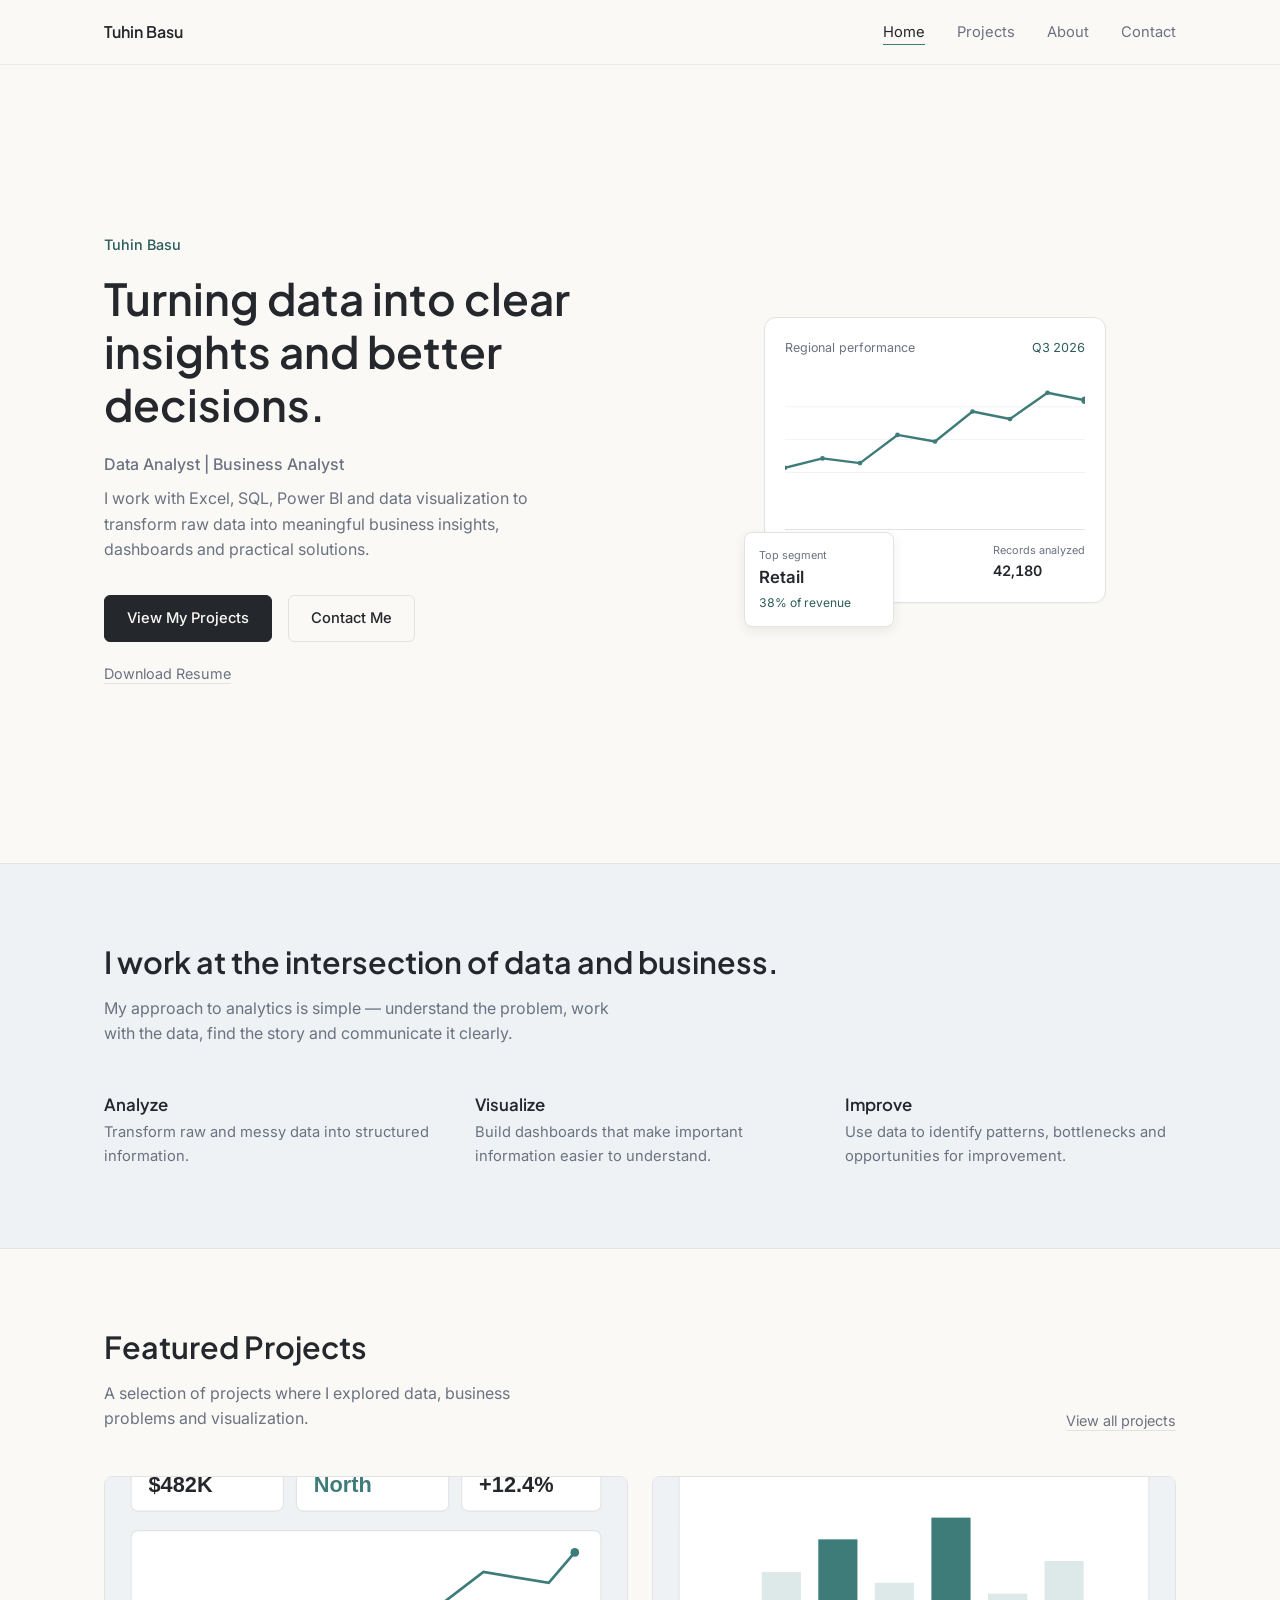
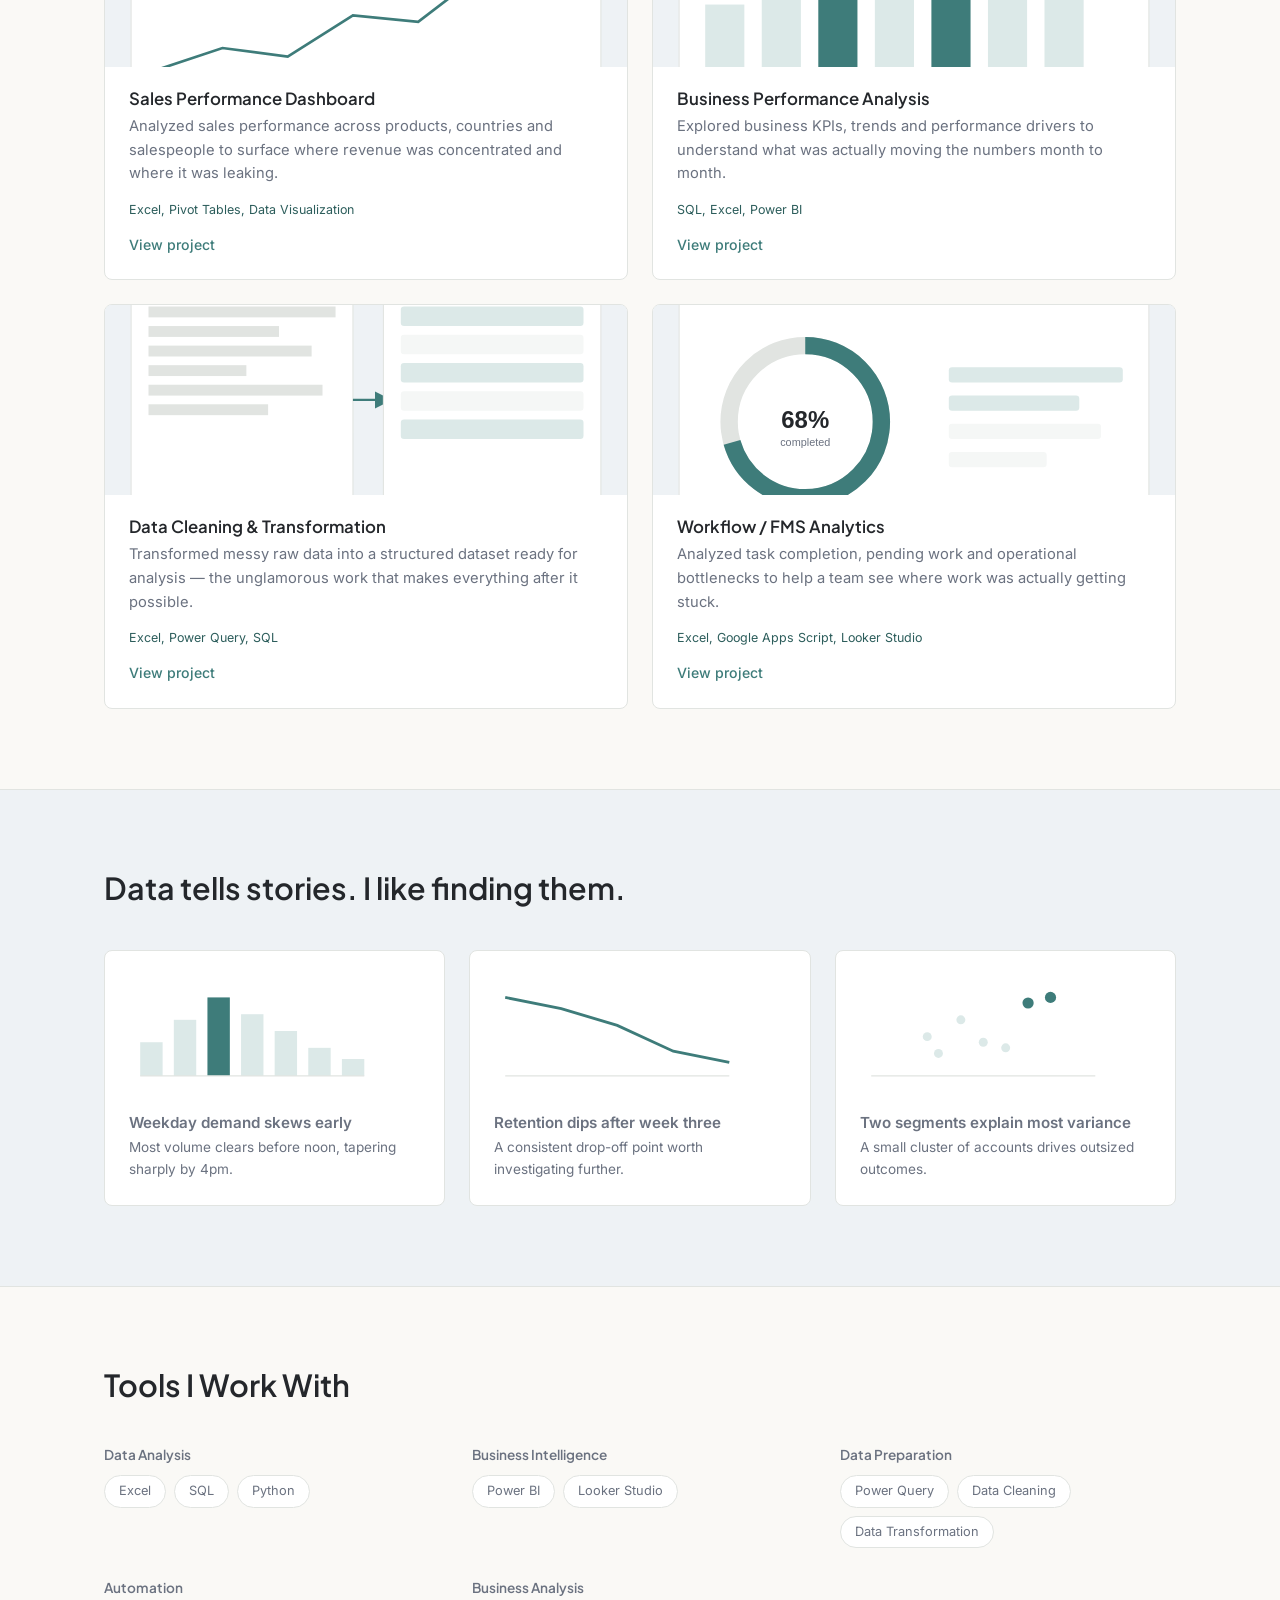
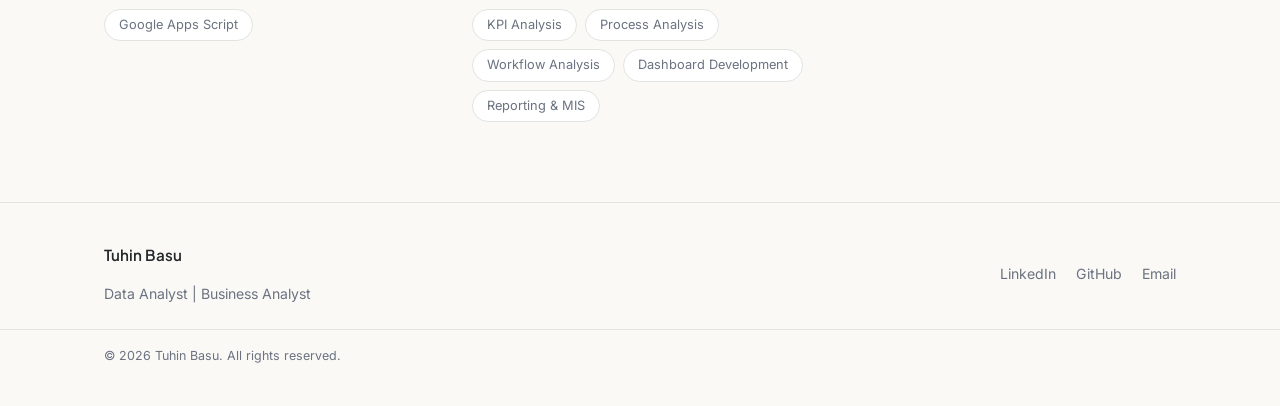
<file: index.html>
<!DOCTYPE html>
<html lang="en">
<head>
<meta charset="UTF-8">
<meta name="viewport" content="width=device-width, initial-scale=1.0">
<title>Tuhin Basu — Data Analyst | Business Analyst</title>
<meta name="description" content="Portfolio of Tuhin Basu, a data and business analyst working with Excel, SQL, Power BI and data visualization.">
<link rel="icon" href="data:image/svg+xml,<svg xmlns=%22http://www.w3.org/2000/svg%22 viewBox=%220 0 100 100%22><text y=%22.9em%22 font-size=%2290%22>📊</text></svg>">
<link rel="stylesheet" href="css/style.css">
</head>
<body>

<header class="site-header">
  <div class="wrap">
    <a class="brand" href="index.html">Tuhin Basu</a>
    <button class="nav-toggle" aria-label="Toggle navigation" aria-expanded="false">
      <span></span><span></span>
    </button>
    <nav class="primary-nav">
      <ul>
        <li><a href="index.html" aria-current="page">Home</a></li>
        <li><a href="projects.html">Projects</a></li>
        <li><a href="about.html">About</a></li>
        <li><a href="contact.html">Contact</a></li>
      </ul>
    </nav>
  </div>
</header>

<section class="hero">
  <div class="wrap">
    <div>
      <p class="hero-eyebrow">Tuhin Basu</p>
      <h1>Turning data into clear insights and better decisions.</h1>
      <p class="hero-role">Data Analyst | Business Analyst</p>
      <p class="hero-lede">I work with Excel, SQL, Power BI and data visualization to transform raw data into meaningful business insights, dashboards and practical solutions.</p>
      <div class="btn-row">
        <a class="btn primary" href="projects.html">View My Projects</a>
        <a class="btn" href="contact.html">Contact Me</a>
      </div>
      <a href="resume.pdf" class="text-link" style="display:inline-block; margin-top:20px;">Download Resume</a>
    </div>

    <div class="hero-visual">
      <div class="dash-panel">
        <div class="dash-head">
          <span>Regional performance</span>
          <span class="value tabular">Q3 2026</span>
        </div>
        <svg viewBox="0 0 320 140" style="width:100%;">
          <line x1="0" y1="35" x2="320" y2="35" stroke="#EEF2F5" stroke-width="1"/>
          <line x1="0" y1="70" x2="320" y2="70" stroke="#EEF2F5" stroke-width="1"/>
          <line x1="0" y1="105" x2="320" y2="105" stroke="#EEF2F5" stroke-width="1"/>
          <polyline points="0,100 40,90 80,95 120,65 160,72 200,40 240,48 280,20 320,28" fill="none" stroke="#3E7C7A" stroke-width="2.5" stroke-linecap="round" stroke-linejoin="round"/>
          <circle cx="0" cy="100" r="2.5" fill="#3E7C7A"/>
          <circle cx="40" cy="90" r="2.5" fill="#3E7C7A"/>
          <circle cx="80" cy="95" r="2.5" fill="#3E7C7A"/>
          <circle cx="120" cy="65" r="2.5" fill="#3E7C7A"/>
          <circle cx="160" cy="72" r="2.5" fill="#3E7C7A"/>
          <circle cx="200" cy="40" r="2.5" fill="#3E7C7A"/>
          <circle cx="240" cy="48" r="2.5" fill="#3E7C7A"/>
          <circle cx="280" cy="20" r="2.5" fill="#3E7C7A"/>
          <circle cx="320" cy="28" r="4" fill="#3E7C7A"/>
        </svg>
        <div class="dash-foot">
          <div><div class="label">Avg. growth</div><div class="value tabular">+8.6%</div></div>
          <div><div class="label">Records analyzed</div><div class="value tabular">42,180</div></div>
        </div>
      </div>
      <div class="kpi-float">
        <div class="label">Top segment</div>
        <div class="value">Retail</div>
        <div class="note tabular">38% of revenue</div>
      </div>
    </div>
  </div>
</section>

<section class="alt reveal">
  <div class="wrap">
    <h2>I work at the intersection of data and business.</h2>
    <p style="max-width:520px;">My approach to analytics is simple — understand the problem, work with the data, find the story and communicate it clearly.</p>
    <div class="feature-grid">
      <div class="feature">
        <h3>Analyze</h3>
        <p>Transform raw and messy data into structured information.</p>
      </div>
      <div class="feature">
        <h3>Visualize</h3>
        <p>Build dashboards that make important information easier to understand.</p>
      </div>
      <div class="feature">
        <h3>Improve</h3>
        <p>Use data to identify patterns, bottlenecks and opportunities for improvement.</p>
      </div>
    </div>
  </div>
</section>

<section>
  <div class="wrap">
    <div class="section-head">
      <div>
        <h2>Featured Projects</h2>
        <p>A selection of projects where I explored data, business problems and visualization.</p>
      </div>
      <a class="text-link" href="projects.html">View all projects</a>
    </div>
    <div class="project-grid" id="featured-projects"></div>
  </div>
</section>

<section class="alt">
  <div class="wrap">
    <h2 style="margin-bottom:44px;">Data tells stories. I like finding them.</h2>
    <div class="insight-grid">
      <div class="insight-card">
        <svg viewBox="0 0 260 100">
          <rect x="10" y="60" width="20" height="30" fill="#DCE9E8"/>
          <rect x="40" y="40" width="20" height="50" fill="#DCE9E8"/>
          <rect x="70" y="20" width="20" height="70" fill="#3E7C7A"/>
          <rect x="100" y="35" width="20" height="55" fill="#DCE9E8"/>
          <rect x="130" y="50" width="20" height="40" fill="#DCE9E8"/>
          <rect x="160" y="65" width="20" height="25" fill="#DCE9E8"/>
          <rect x="190" y="75" width="20" height="15" fill="#DCE9E8"/>
          <line x1="10" y1="90" x2="210" y2="90" stroke="#E1E4E1"/>
        </svg>
        <p class="label">Weekday demand skews early</p>
        <p class="note">Most volume clears before noon, tapering sharply by 4pm.</p>
      </div>
      <div class="insight-card">
        <svg viewBox="0 0 260 100">
          <polyline points="10,20 60,30 110,45 160,68 210,78" fill="none" stroke="#3E7C7A" stroke-width="2.5"/>
          <line x1="10" y1="90" x2="210" y2="90" stroke="#E1E4E1"/>
        </svg>
        <p class="label">Retention dips after week three</p>
        <p class="note">A consistent drop-off point worth investigating further.</p>
      </div>
      <div class="insight-card">
        <svg viewBox="0 0 260 100">
          <circle cx="60" cy="55" r="4" fill="#DCE9E8"/>
          <circle cx="90" cy="40" r="4" fill="#DCE9E8"/>
          <circle cx="110" cy="60" r="4" fill="#DCE9E8"/>
          <circle cx="150" cy="25" r="5" fill="#3E7C7A"/>
          <circle cx="170" cy="20" r="5" fill="#3E7C7A"/>
          <circle cx="70" cy="70" r="4" fill="#DCE9E8"/>
          <circle cx="130" cy="65" r="4" fill="#DCE9E8"/>
          <line x1="10" y1="90" x2="210" y2="90" stroke="#E1E4E1"/>
        </svg>
        <p class="label">Two segments explain most variance</p>
        <p class="note">A small cluster of accounts drives outsized outcomes.</p>
      </div>
    </div>
  </div>
</section>

<section class="reveal">
  <div class="wrap">
    <h2 style="margin-bottom:44px;">Tools I Work With</h2>
    <div class="skills-grid">
      <div class="skill-group">
        <h3>Data Analysis</h3>
        <div class="chip-row">
          <span class="chip">Excel</span><span class="chip">SQL</span><span class="chip">Python</span>
        </div>
      </div>
      <div class="skill-group">
        <h3>Business Intelligence</h3>
        <div class="chip-row">
          <span class="chip">Power BI</span><span class="chip">Looker Studio</span>
        </div>
      </div>
      <div class="skill-group">
        <h3>Data Preparation</h3>
        <div class="chip-row">
          <span class="chip">Power Query</span><span class="chip">Data Cleaning</span><span class="chip">Data Transformation</span>
        </div>
      </div>
      <div class="skill-group">
        <h3>Automation</h3>
        <div class="chip-row">
          <span class="chip">Google Apps Script</span>
        </div>
      </div>
      <div class="skill-group">
        <h3>Business Analysis</h3>
        <div class="chip-row">
          <span class="chip">KPI Analysis</span><span class="chip">Process Analysis</span><span class="chip">Workflow Analysis</span><span class="chip">Dashboard Development</span><span class="chip">Reporting & MIS</span>
        </div>
      </div>
    </div>
  </div>
</section>

<footer class="site-footer">
  <div class="wrap">
    <div>
      <p class="foot-name">Tuhin Basu</p>
      <p class="foot-role">Data Analyst | Business Analyst</p>
    </div>
    <div class="foot-links">
      <a href="https://linkedin.com/in/placeholder">LinkedIn</a>
      <a href="https://github.com/placeholder">GitHub</a>
      <a href="mailto:hello@example.com">Email</a>
    </div>
  </div>
  <div class="foot-bottom">
    <div class="wrap"><p>© 2026 Tuhin Basu. All rights reserved.</p></div>
  </div>
</footer>

<script src="js/data.js"></script>
<script src="js/cards.js"></script>
<script>
  document.getElementById('featured-projects').innerHTML =
    PROJECTS.map(renderProjectCard).join('')
</script>
<script src="js/main.js"></script>
</body>
</html>
</file>
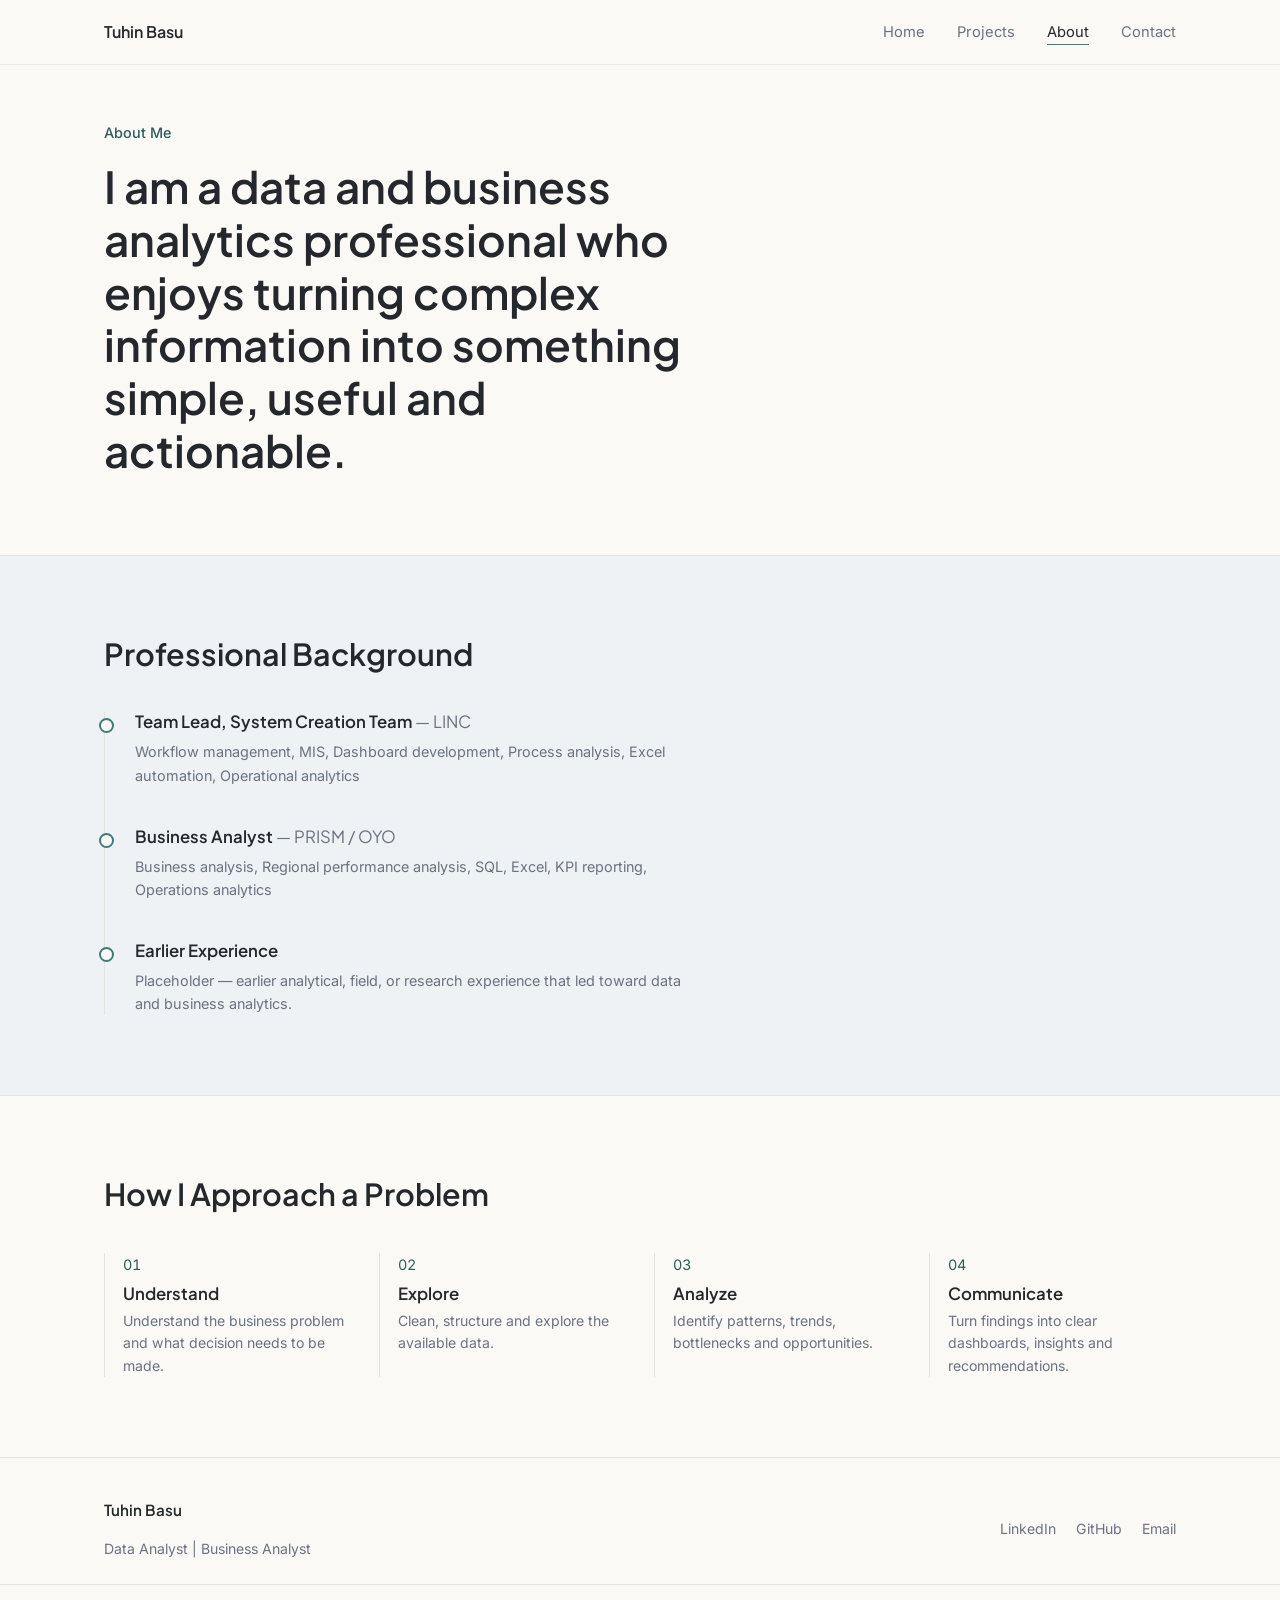
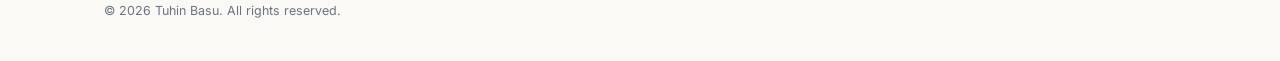
<file: about.html>
<!DOCTYPE html>
<html lang="en">
<head>
<meta charset="UTF-8">
<meta name="viewport" content="width=device-width, initial-scale=1.0">
<title>About — Tuhin Basu</title>
<meta name="description" content="Background and approach of Tuhin Basu, a data and business analytics professional.">
<link rel="icon" href="data:image/svg+xml,<svg xmlns=%22http://www.w3.org/2000/svg%22 viewBox=%220 0 100 100%22><text y=%22.9em%22 font-size=%2290%22>📊</text></svg>">
<link rel="stylesheet" href="css/style.css">
</head>
<body>

<header class="site-header">
  <div class="wrap">
    <a class="brand" href="index.html">Tuhin Basu</a>
    <button class="nav-toggle" aria-label="Toggle navigation" aria-expanded="false">
      <span></span><span></span>
    </button>
    <nav class="primary-nav">
      <ul>
        <li><a href="index.html">Home</a></li>
        <li><a href="projects.html">Projects</a></li>
        <li><a href="about.html" aria-current="page">About</a></li>
        <li><a href="contact.html">Contact</a></li>
      </ul>
    </nav>
  </div>
</header>

<section class="tight">
  <div class="wrap">
    <p class="hero-eyebrow">About Me</p>
    <h1 style="max-width:600px;">I am a data and business analytics professional who enjoys turning complex information into something simple, useful and actionable.</h1>
  </div>
</section>

<section class="alt">
  <div class="wrap">
    <h2 style="margin-bottom:40px;">Professional Background</h2>
    <div class="timeline">

      <div class="timeline-item">
        <h3>Team Lead, System Creation Team <span>— LINC</span></h3>
        <p class="focus">Workflow management, MIS, Dashboard development, Process analysis, Excel automation, Operational analytics</p>
      </div>

      <div class="timeline-item">
        <h3>Business Analyst <span>— PRISM / OYO</span></h3>
        <p class="focus">Business analysis, Regional performance analysis, SQL, Excel, KPI reporting, Operations analytics</p>
      </div>

      <div class="timeline-item">
        <h3>Earlier Experience</h3>
        <p class="focus">Placeholder — earlier analytical, field, or research experience that led toward data and business analytics.</p>
      </div>

    </div>
  </div>
</section>

<section>
  <div class="wrap">
    <h2 style="margin-bottom:40px;">How I Approach a Problem</h2>
    <div class="process-grid">
      <div class="process-step">
        <p class="num tabular">01</p>
        <h3>Understand</h3>
        <p>Understand the business problem and what decision needs to be made.</p>
      </div>
      <div class="process-step">
        <p class="num tabular">02</p>
        <h3>Explore</h3>
        <p>Clean, structure and explore the available data.</p>
      </div>
      <div class="process-step">
        <p class="num tabular">03</p>
        <h3>Analyze</h3>
        <p>Identify patterns, trends, bottlenecks and opportunities.</p>
      </div>
      <div class="process-step">
        <p class="num tabular">04</p>
        <h3>Communicate</h3>
        <p>Turn findings into clear dashboards, insights and recommendations.</p>
      </div>
    </div>
  </div>
</section>

<footer class="site-footer">
  <div class="wrap">
    <div>
      <p class="foot-name">Tuhin Basu</p>
      <p class="foot-role">Data Analyst | Business Analyst</p>
    </div>
    <div class="foot-links">
      <a href="https://linkedin.com/in/placeholder">LinkedIn</a>
      <a href="https://github.com/placeholder">GitHub</a>
      <a href="mailto:hello@example.com">Email</a>
    </div>
  </div>
  <div class="foot-bottom">
    <div class="wrap"><p>© 2026 Tuhin Basu. All rights reserved.</p></div>
  </div>
</footer>

<script src="js/main.js"></script>
</body>
</html>
</file>
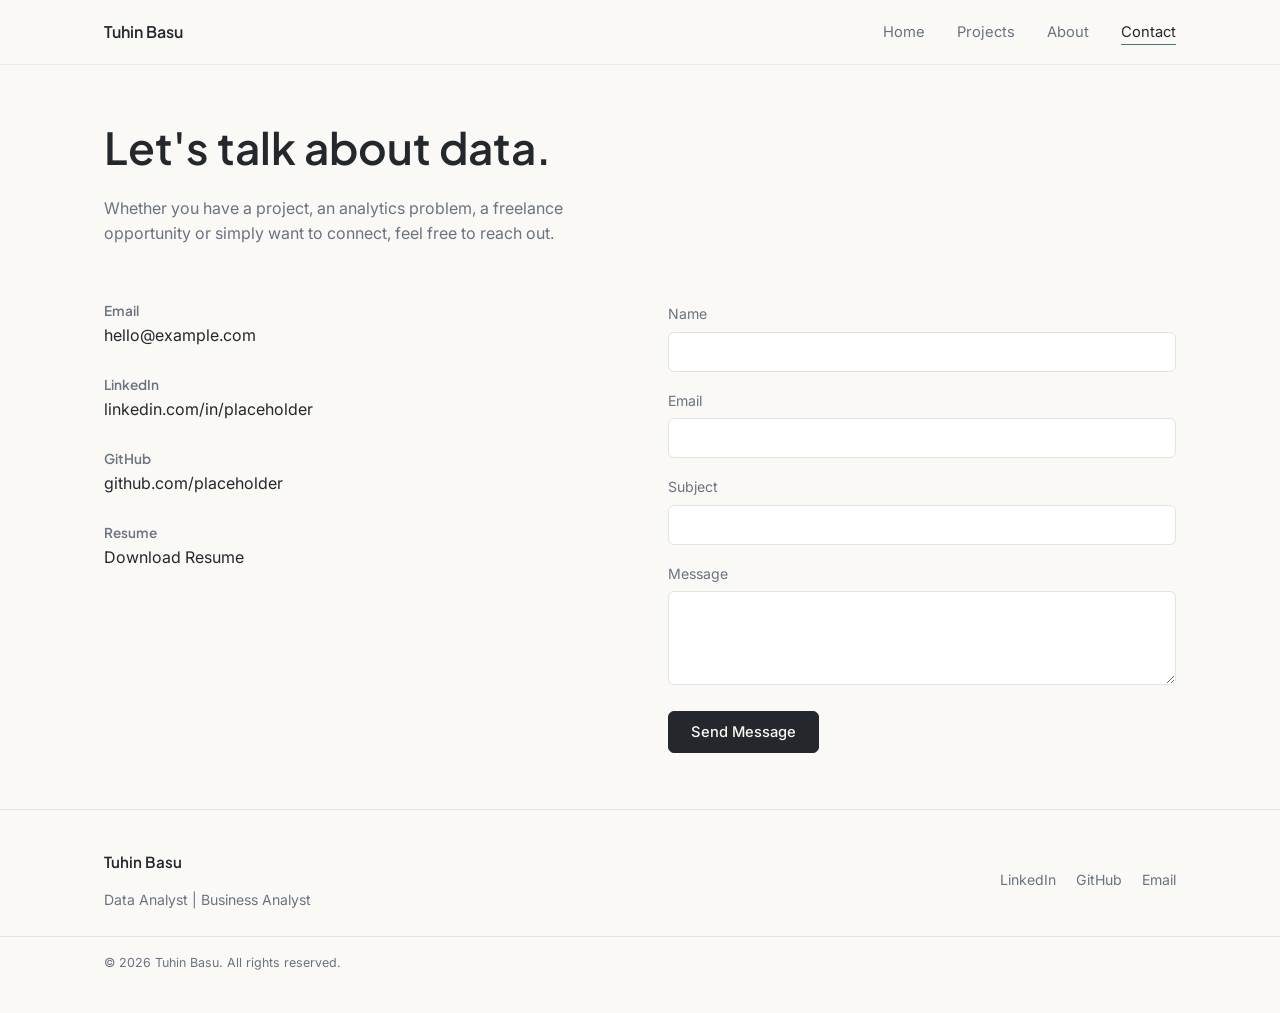
<file: contact.html>
<!DOCTYPE html>
<html lang="en">
<head>
<meta charset="UTF-8">
<meta name="viewport" content="width=device-width, initial-scale=1.0">
<title>Contact — Tuhin Basu</title>
<meta name="description" content="Get in touch with Tuhin Basu for data and business analytics projects.">
<link rel="icon" href="data:image/svg+xml,<svg xmlns=%22http://www.w3.org/2000/svg%22 viewBox=%220 0 100 100%22><text y=%22.9em%22 font-size=%2290%22>📊</text></svg>">
<link rel="stylesheet" href="css/style.css">
</head>
<body>

<header class="site-header">
  <div class="wrap">
    <a class="brand" href="index.html">Tuhin Basu</a>
    <button class="nav-toggle" aria-label="Toggle navigation" aria-expanded="false">
      <span></span><span></span>
    </button>
    <nav class="primary-nav">
      <ul>
        <li><a href="index.html">Home</a></li>
        <li><a href="projects.html">Projects</a></li>
        <li><a href="about.html">About</a></li>
        <li><a href="contact.html" aria-current="page">Contact</a></li>
      </ul>
    </nav>
  </div>
</header>

<section class="tight">
  <div class="wrap">
    <div style="max-width:520px; margin-bottom:56px;">
      <h1>Let's talk about data.</h1>
      <p>Whether you have a project, an analytics problem, a freelance opportunity or simply want to connect, feel free to reach out.</p>
    </div>

    <div class="contact-grid">
      <div>
        <div class="contact-item">
          <h3>Email</h3>
          <a href="mailto:hello@example.com">hello@example.com</a>
        </div>
        <div class="contact-item">
          <h3>LinkedIn</h3>
          <a href="https://linkedin.com/in/placeholder">linkedin.com/in/placeholder</a>
        </div>
        <div class="contact-item">
          <h3>GitHub</h3>
          <a href="https://github.com/placeholder">github.com/placeholder</a>
        </div>
        <div class="contact-item">
          <h3>Resume</h3>
          <a href="resume.pdf">Download Resume</a>
        </div>
      </div>

      <form id="contact-form">
        <div class="field">
          <label for="name">Name</label>
          <input id="name" name="name" type="text" required>
        </div>
        <div class="field">
          <label for="email">Email</label>
          <input id="email" name="email" type="email" required>
        </div>
        <div class="field">
          <label for="subject">Subject</label>
          <input id="subject" name="subject" type="text">
        </div>
        <div class="field">
          <label for="message">Message</label>
          <textarea id="message" name="message" rows="4" required></textarea>
        </div>
        <button type="submit" class="btn primary">Send Message</button>
        <p class="form-note" id="form-note" style="display:none;">Thanks — this form isn't wired to a backend yet, but your message would send here.</p>
      </form>
    </div>
  </div>
</section>

<footer class="site-footer">
  <div class="wrap">
    <div>
      <p class="foot-name">Tuhin Basu</p>
      <p class="foot-role">Data Analyst | Business Analyst</p>
    </div>
    <div class="foot-links">
      <a href="https://linkedin.com/in/placeholder">LinkedIn</a>
      <a href="https://github.com/placeholder">GitHub</a>
      <a href="mailto:hello@example.com">Email</a>
    </div>
  </div>
  <div class="foot-bottom">
    <div class="wrap"><p>© 2026 Tuhin Basu. All rights reserved.</p></div>
  </div>
</footer>

<script>
  document.getElementById('contact-form').addEventListener('submit', function (e) {
    e.preventDefault()
    // Placeholder: wire this up to an email service (e.g. Formspree, EmailJS)
    // or your own backend endpoint before going live.
    document.getElementById('form-note').style.display = 'block'
  })
</script>
<script src="js/main.js"></script>
</body>
</html>
</file>
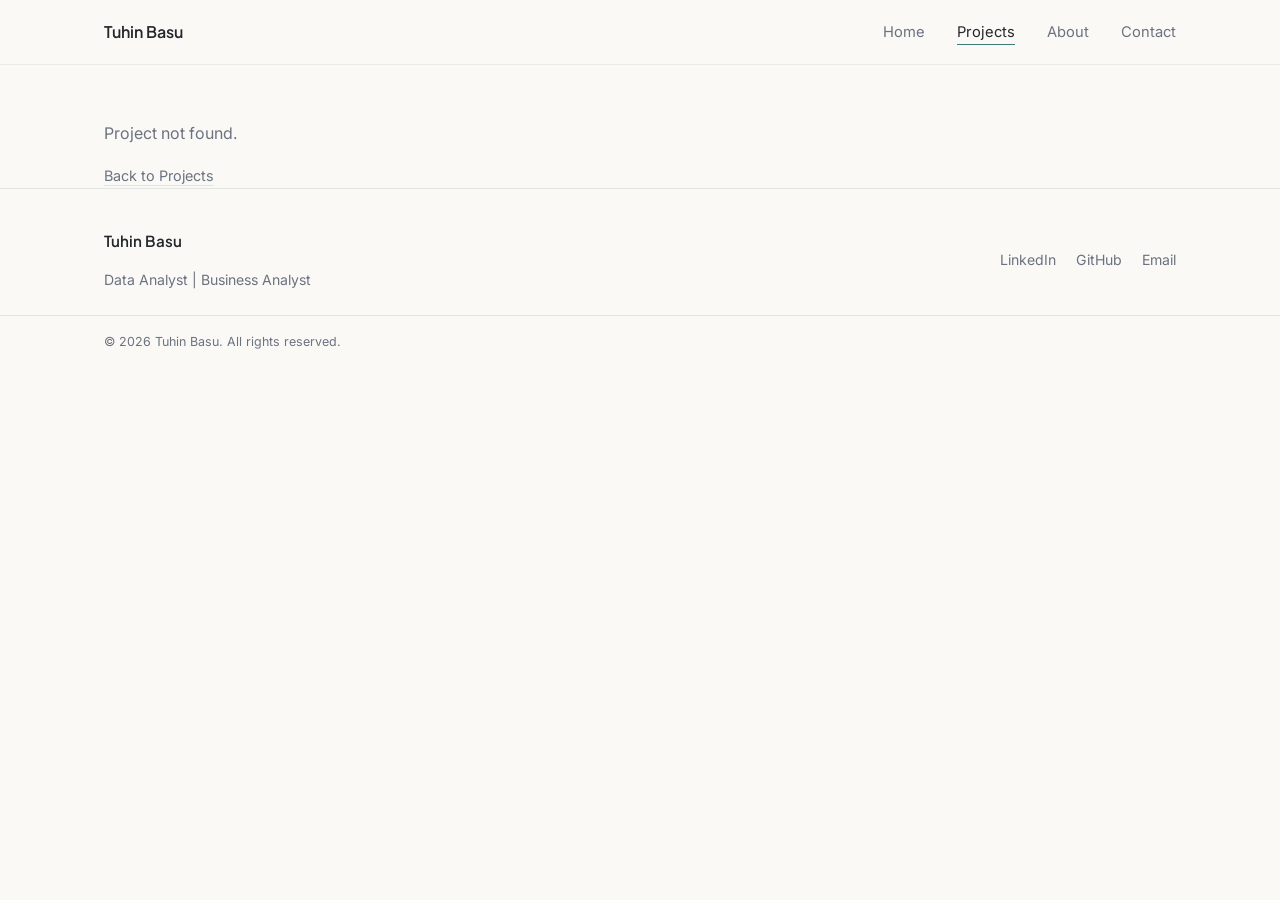
<file: project.html>
<!DOCTYPE html>
<html lang="en">
<head>
<meta charset="UTF-8">
<meta name="viewport" content="width=device-width, initial-scale=1.0">
<title>Project — Tuhin Basu</title>
<link rel="icon" href="data:image/svg+xml,<svg xmlns=%22http://www.w3.org/2000/svg%22 viewBox=%220 0 100 100%22><text y=%22.9em%22 font-size=%2290%22>📊</text></svg>">
<link rel="stylesheet" href="css/style.css">
</head>
<body>

<header class="site-header">
  <div class="wrap">
    <a class="brand" href="index.html">Tuhin Basu</a>
    <button class="nav-toggle" aria-label="Toggle navigation" aria-expanded="false">
      <span></span><span></span>
    </button>
    <nav class="primary-nav">
      <ul>
        <li><a href="index.html">Home</a></li>
        <li><a href="projects.html" aria-current="page">Projects</a></li>
        <li><a href="about.html">About</a></li>
        <li><a href="contact.html">Contact</a></li>
      </ul>
    </nav>
  </div>
</header>

<article class="detail-hero">
  <div class="wrap" id="detail-root">
    <p>Loading project…</p>
  </div>
</article>

<footer class="site-footer">
  <div class="wrap">
    <div>
      <p class="foot-name">Tuhin Basu</p>
      <p class="foot-role">Data Analyst | Business Analyst</p>
    </div>
    <div class="foot-links">
      <a href="https://linkedin.com/in/placeholder">LinkedIn</a>
      <a href="https://github.com/placeholder">GitHub</a>
      <a href="mailto:hello@example.com">Email</a>
    </div>
  </div>
  <div class="foot-bottom">
    <div class="wrap"><p>© 2026 Tuhin Basu. All rights reserved.</p></div>
  </div>
</footer>

<script src="js/data.js"></script>
<script>
  var params = new URLSearchParams(window.location.search)
  var slug = params.get('slug')
  var index = PROJECTS.findIndex(function (p) { return p.slug === slug })
  var root = document.getElementById('detail-root')

  if (index === -1) {
    root.innerHTML =
      '<p>Project not found.</p><a class="text-link" href="projects.html">Back to Projects</a>'
  } else {
    var project = PROJECTS[index]
    var prev = PROJECTS[(index - 1 + PROJECTS.length) % PROJECTS.length]
    var next = PROJECTS[(index + 1) % PROJECTS.length]
    var stages = ['Data', 'Cleaning', 'Analysis', 'Visualization', 'Insight']

    document.title = project.title + ' — Tuhin Basu'

    root.innerHTML =
      '<a class="text-link" href="projects.html" style="display:inline-block; margin-bottom:28px;">Back to Projects</a>' +
      '<p class="detail-tools">' + project.tools.join(', ') + '</p>' +
      '<h1 style="max-width:640px;">' + project.title + '</h1>' +
      '<div class="detail-cover"><img src="' + project.image + '" alt="' + project.title + ' dashboard"></div>' +
      '<div class="detail-grid">' +
        '<div>' +
          '<div class="detail-section"><h2>Overview</h2><p>' + project.overview + '</p></div>' +
          '<div class="detail-section"><h2>Objective</h2><p>' + project.objective + '</p></div>' +
          '<div class="detail-section"><h2>Dataset</h2><p>' + project.dataset + '</p></div>' +
          '<div class="detail-section"><h2>Key Insights</h2><ul class="insight-list">' +
            project.insights.map(function (i) { return '<li>' + i + '</li>' }).join('') +
          '</ul></div>' +
          '<div class="detail-section"><h2>Business Impact</h2><p>' + project.impact + '</p></div>' +
          '<div class="detail-section"><h2>What I Learned</h2><p>' + project.learned + '</p></div>' +
        '</div>' +
        '<aside class="detail-aside">' +
          '<h3>Process</h3>' +
          '<ol class="mini-process">' +
            stages.map(function (s, i) {
              return '<li><span class="num tabular">' + String(i + 1).padStart(2, '0') + '</span><span>' + s + '</span></li>'
            }).join('') +
          '</ol>' +
          '<h3>Tools</h3>' +
          '<p style="font-size:0.9rem; color:var(--ink); margin:0;">' + project.tools.join(', ') + '</p>' +
        '</aside>' +
      '</div>' +
      '<div class="detail-nav">' +
        '<a href="project.html?slug=' + prev.slug + '">Previous Project</a>' +
        '<a class="all" href="projects.html">All Projects</a>' +
        '<a href="project.html?slug=' + next.slug + '">Next Project</a>' +
      '</div>'
  }
</script>
<script src="js/main.js"></script>
</body>
</html>
</file>
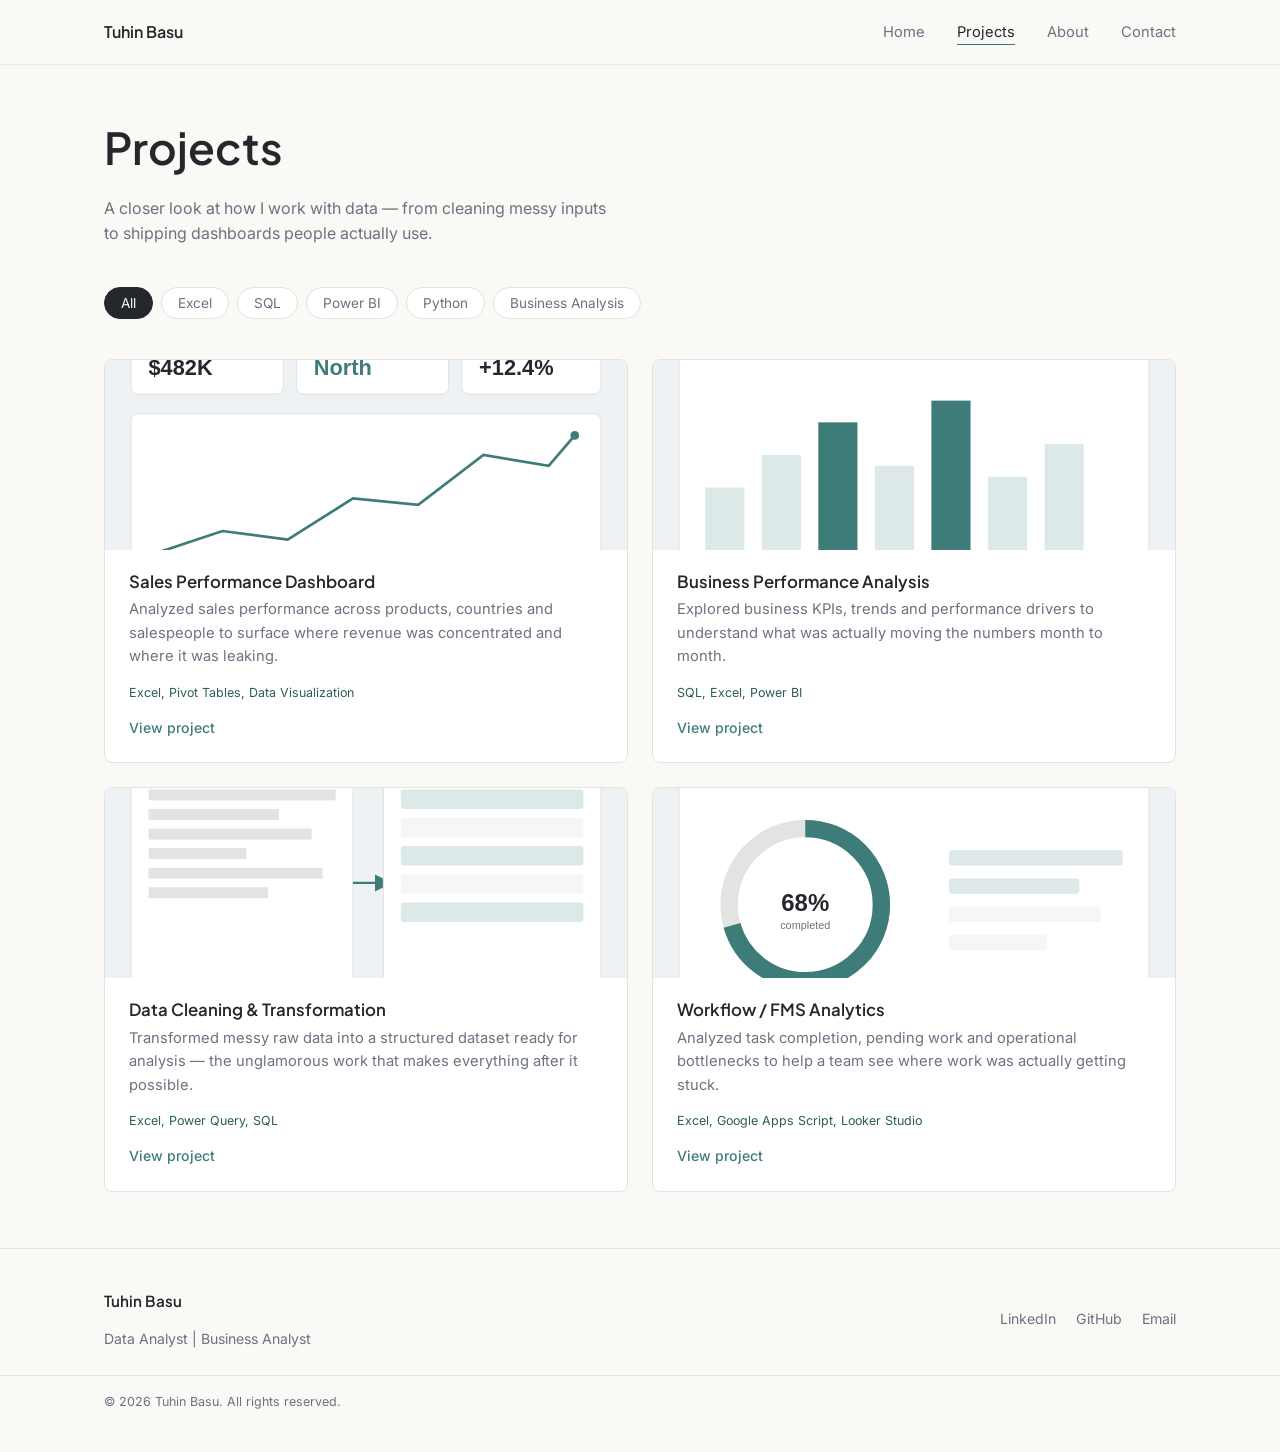
<file: projects.html>
<!DOCTYPE html>
<html lang="en">
<head>
<meta charset="UTF-8">
<meta name="viewport" content="width=device-width, initial-scale=1.0">
<title>Projects — Tuhin Basu</title>
<meta name="description" content="Data analysis and business analytics projects by Tuhin Basu.">
<link rel="icon" href="data:image/svg+xml,<svg xmlns=%22http://www.w3.org/2000/svg%22 viewBox=%220 0 100 100%22><text y=%22.9em%22 font-size=%2290%22>📊</text></svg>">
<link rel="stylesheet" href="css/style.css">
</head>
<body>

<header class="site-header">
  <div class="wrap">
    <a class="brand" href="index.html">Tuhin Basu</a>
    <button class="nav-toggle" aria-label="Toggle navigation" aria-expanded="false">
      <span></span><span></span>
    </button>
    <nav class="primary-nav">
      <ul>
        <li><a href="index.html">Home</a></li>
        <li><a href="projects.html" aria-current="page">Projects</a></li>
        <li><a href="about.html">About</a></li>
        <li><a href="contact.html">Contact</a></li>
      </ul>
    </nav>
  </div>
</header>

<section class="tight">
  <div class="wrap">
    <div style="max-width:520px; margin-bottom:40px;">
      <h1>Projects</h1>
      <p>A closer look at how I work with data — from cleaning messy inputs to shipping dashboards people actually use.</p>
    </div>

    <div class="filter-row" id="filter-row"></div>

    <div class="project-grid" id="project-grid"></div>
    <p id="empty-msg" style="display:none;">No projects match this filter yet.</p>
  </div>
</section>

<footer class="site-footer">
  <div class="wrap">
    <div>
      <p class="foot-name">Tuhin Basu</p>
      <p class="foot-role">Data Analyst | Business Analyst</p>
    </div>
    <div class="foot-links">
      <a href="https://linkedin.com/in/placeholder">LinkedIn</a>
      <a href="https://github.com/placeholder">GitHub</a>
      <a href="mailto:hello@example.com">Email</a>
    </div>
  </div>
  <div class="foot-bottom">
    <div class="wrap"><p>© 2026 Tuhin Basu. All rights reserved.</p></div>
  </div>
</footer>

<script src="js/data.js"></script>
<script src="js/cards.js"></script>
<script>
  var grid = document.getElementById('project-grid')
  var filterRow = document.getElementById('filter-row')
  var emptyMsg = document.getElementById('empty-msg')
  var active = 'All'

  function renderFilters() {
    filterRow.innerHTML = FILTER_CATEGORIES.map(function (cat) {
      var cls = cat === active ? 'filter-btn active' : 'filter-btn'
      return '<button class="' + cls + '" data-cat="' + cat + '">' + cat + '</button>'
    }).join('')

    filterRow.querySelectorAll('.filter-btn').forEach(function (btn) {
      btn.addEventListener('click', function () {
        active = btn.getAttribute('data-cat')
        renderFilters()
        renderProjects()
      })
    })
  }

  function renderProjects() {
    var visible = active === 'All'
      ? PROJECTS
      : PROJECTS.filter(function (p) { return p.categories.indexOf(active) !== -1 })

    grid.innerHTML = visible.map(renderProjectCard).join('')
    emptyMsg.style.display = visible.length ? 'none' : 'block'
  }

  renderFilters()
  renderProjects()
</script>
<script src="js/main.js"></script>
</body>
</html>
</file>
<file: css/style.css>
/* ============================================================
   Tuhin Basu — Data Analytics Portfolio
   Plain CSS, no build step, no framework.
   ============================================================ */

@import url('https://fonts.googleapis.com/css2?family=Inter:wght@400;500;600&family=Plus+Jakarta+Sans:wght@500;600;700&display=swap');

:root {
  --paper: #FAF9F6;
  --mist: #EEF2F5;
  --ink: #24272B;
  --slate: #6B7280;
  --line: #E1E4E1;
  --accent: #3E7C7A;
  --accent-dark: #2C5D5B;
  --accent-light: #DCE9E8;
  --white: #FFFFFF;

  --font-heading: 'Plus Jakarta Sans', sans-serif;
  --font-body: 'Inter', sans-serif;

  --max-width: 1120px;
  --radius: 8px;
}

* { box-sizing: border-box; }

html { scroll-behavior: smooth; }

body {
  margin: 0;
  background: var(--paper);
  color: var(--ink);
  font-family: var(--font-body);
  font-size: 16px;
  line-height: 1.6;
  -webkit-font-smoothing: antialiased;
}

img { max-width: 100%; display: block; }

h1, h2, h3, h4 {
  font-family: var(--font-heading);
  color: var(--ink);
  line-height: 1.2;
  margin: 0 0 0.5em;
  font-weight: 600;
}

h1 { font-size: clamp(2rem, 4vw, 2.75rem); font-weight: 600; }
h2 { font-size: clamp(1.5rem, 2.6vw, 1.9rem); }
h3 { font-size: 1.05rem; }

p { margin: 0 0 1em; color: var(--slate); max-width: 62ch; }

a { color: inherit; text-decoration: none; }

::selection { background: var(--accent-light); color: var(--accent-dark); }

.tabular { font-variant-numeric: tabular-nums; }

/* ---------- Layout ---------- */
.wrap {
  max-width: var(--max-width);
  margin: 0 auto;
  padding: 0 24px;
}

section { padding: 80px 0; }
section.tight { padding: 56px 0; }
section.alt { background: var(--mist); border-top: 1px solid var(--line); border-bottom: 1px solid var(--line); }

/* ---------- Header / Nav ---------- */
.site-header {
  position: sticky;
  top: 0;
  z-index: 20;
  background: rgba(250, 249, 246, 0.92);
  backdrop-filter: blur(6px);
  border-bottom: 1px solid rgba(225, 228, 225, 0.7);
}

.site-header .wrap {
  height: 64px;
  display: flex;
  align-items: center;
  justify-content: space-between;
}

.brand {
  font-family: var(--font-heading);
  font-weight: 600;
  font-size: 1rem;
  color: var(--ink);
}

nav.primary-nav ul {
  list-style: none;
  display: flex;
  gap: 32px;
  margin: 0;
  padding: 0;
}

nav.primary-nav a {
  position: relative;
  font-size: 0.92rem;
  color: var(--slate);
  padding-bottom: 3px;
}

nav.primary-nav a::after {
  content: '';
  position: absolute;
  left: 0;
  bottom: -1px;
  height: 1px;
  width: 0;
  background: var(--accent);
  transition: width 0.25s ease;
}

nav.primary-nav a:hover { color: var(--ink); }
nav.primary-nav a:hover::after { width: 100%; }

nav.primary-nav a[aria-current="page"] {
  color: var(--ink);
}
nav.primary-nav a[aria-current="page"]::after {
  width: 100%;
}

.nav-toggle {
  display: none;
  width: 36px;
  height: 36px;
  flex-direction: column;
  align-items: center;
  justify-content: center;
  gap: 5px;
  background: none;
  border: none;
  cursor: pointer;
}

.nav-toggle span {
  width: 20px;
  height: 1px;
  background: var(--ink);
  transition: transform 0.25s ease, opacity 0.25s ease;
}

.nav-toggle.open span:first-child { transform: translateY(3px) rotate(45deg); }
.nav-toggle.open span:last-child { transform: translateY(-3px) rotate(-45deg); }

/* ---------- Buttons ---------- */
.btn {
  display: inline-flex;
  align-items: center;
  gap: 8px;
  font-family: var(--font-body);
  font-weight: 500;
  font-size: 0.92rem;
  padding: 11px 22px;
  border-radius: 6px;
  border: 1px solid var(--line);
  color: var(--ink);
  background: transparent;
  cursor: pointer;
  transition: border-color 0.2s ease, color 0.2s ease, background 0.2s ease;
}

.btn:hover { border-color: var(--accent); color: var(--accent-dark); }

.btn.primary {
  background: var(--ink);
  border-color: var(--ink);
  color: var(--paper);
}

.btn.primary:hover { background: var(--accent-dark); border-color: var(--accent-dark); color: var(--paper); }

.btn-row { display: flex; gap: 16px; flex-wrap: wrap; align-items: center; margin-top: 32px; }

.text-link {
  font-size: 0.9rem;
  color: var(--slate);
  text-decoration: underline;
  text-decoration-color: var(--line);
  text-underline-offset: 4px;
}
.text-link:hover { color: var(--accent-dark); }

/* ---------- Hero ---------- */
.hero .wrap {
  display: grid;
  grid-template-columns: 1.05fr 0.95fr;
  gap: 56px;
  align-items: center;
  padding-top: 88px;
  padding-bottom: 96px;
}

.hero-eyebrow { font-size: 0.9rem; font-weight: 500; color: var(--accent-dark); margin-bottom: 16px; }
.hero-role { font-weight: 500; color: var(--slate); margin-bottom: 8px; }
.hero-lede { max-width: 440px; }

/* Hero visual: mock dashboard panel */
.hero-visual { position: relative; max-width: 420px; margin: 0 auto; }

.dash-panel {
  background: var(--white);
  border: 1px solid var(--line);
  border-radius: 12px;
  padding: 20px;
  box-shadow: 0 1px 2px rgba(36, 39, 43, 0.04);
}

.dash-panel .dash-head {
  display: flex;
  justify-content: space-between;
  margin-bottom: 16px;
}

.dash-panel .dash-head span { font-size: 0.78rem; color: var(--slate); }
.dash-panel .dash-head span.value { color: var(--accent-dark); }

.dash-foot {
  display: flex;
  justify-content: space-between;
  border-top: 1px solid var(--line);
  margin-top: 16px;
  padding-top: 12px;
}

.dash-foot .label { font-size: 0.68rem; color: var(--slate); }
.dash-foot .value { font-size: 0.9rem; font-weight: 600; color: var(--ink); }

.kpi-float {
  position: absolute;
  bottom: -24px;
  left: -20px;
  width: 150px;
  background: var(--white);
  border: 1px solid var(--line);
  border-radius: 8px;
  padding: 14px;
  box-shadow: 0 4px 12px rgba(36, 39, 43, 0.08);
}

.kpi-float .label { font-size: 0.68rem; color: var(--slate); }
.kpi-float .value { font-size: 1.05rem; font-weight: 600; color: var(--ink); }
.kpi-float .note { font-size: 0.75rem; color: var(--accent-dark); margin-top: 2px; }

/* ---------- Feature blocks ---------- */
.feature-grid {
  display: grid;
  grid-template-columns: repeat(3, 1fr);
  gap: 40px;
  margin-top: 48px;
}

.feature h3 { margin-bottom: 6px; }
.feature p { font-size: 0.92rem; margin-bottom: 0; }

/* ---------- Section headers ---------- */
.section-head {
  display: flex;
  justify-content: space-between;
  align-items: flex-end;
  flex-wrap: wrap;
  gap: 16px;
  margin-bottom: 44px;
}

.section-head p { margin-bottom: 0; max-width: 420px; }

/* ---------- Project cards ---------- */
.project-grid {
  display: grid;
  grid-template-columns: repeat(2, 1fr);
  gap: 24px;
}

.card {
  display: block;
  background: var(--white);
  border: 1px solid var(--line);
  border-radius: var(--radius);
  overflow: hidden;
  transition: transform 0.25s ease, box-shadow 0.25s ease;
}

.card:hover {
  transform: translateY(-4px);
  box-shadow: 0 8px 20px rgba(36, 39, 43, 0.08);
}

.card .thumb { overflow: hidden; background: var(--mist); }

.card .thumb img {
  width: 100%;
  height: 190px;
  object-fit: cover;
  transition: transform 0.3s ease;
}

.card:hover .thumb img { transform: scale(1.03); }

.card .body { padding: 22px 24px; }

.card h3 { margin-bottom: 6px; }
.card p { font-size: 0.92rem; margin-bottom: 14px; }
.card .tools { font-size: 0.78rem; color: var(--accent-dark); margin-bottom: 12px; }
.card .view { font-size: 0.88rem; font-weight: 500; color: var(--accent); }

/* ---------- Filters ---------- */
.filter-row { display: flex; flex-wrap: wrap; gap: 8px; margin-bottom: 40px; }

.filter-btn {
  border: 1px solid var(--line);
  background: var(--white);
  color: var(--slate);
  border-radius: 999px;
  padding: 7px 16px;
  font-size: 0.85rem;
  font-family: var(--font-body);
  cursor: pointer;
  transition: all 0.2s ease;
}

.filter-btn:hover { border-color: var(--accent); color: var(--accent-dark); }

.filter-btn.active {
  background: var(--ink);
  border-color: var(--ink);
  color: var(--paper);
}

/* ---------- Insight cards ---------- */
.insight-grid {
  display: grid;
  grid-template-columns: repeat(3, 1fr);
  gap: 24px;
}

.insight-card {
  background: var(--white);
  border: 1px solid var(--line);
  border-radius: var(--radius);
  padding: 24px;
}

.insight-card svg { width: 100%; margin-bottom: 16px; }
.insight-card .label { font-weight: 600; font-size: 0.95rem; margin-bottom: 2px; }
.insight-card .note { font-size: 0.85rem; margin-bottom: 0; }

/* ---------- Skills ---------- */
.skills-grid {
  display: grid;
  grid-template-columns: repeat(3, 1fr);
  gap: 32px;
}

.skill-group h3 {
  font-size: 0.85rem;
  color: var(--slate);
  font-weight: 600;
  margin-bottom: 12px;
}

.chip-row { display: flex; flex-wrap: wrap; gap: 8px; }

.chip {
  display: inline-block;
  border: 1px solid var(--line);
  background: var(--white);
  color: var(--slate);
  border-radius: 999px;
  padding: 5px 14px;
  font-size: 0.8rem;
}

/* ---------- Process steps ---------- */
.process-grid {
  display: grid;
  grid-template-columns: repeat(4, 1fr);
  gap: 28px;
}

.process-step {
  border-left: 1px solid var(--line);
  padding-left: 18px;
}

.process-step .num { color: var(--accent-dark); font-size: 0.9rem; margin-bottom: 8px; }
.process-step h3 { margin-bottom: 6px; }
.process-step p { font-size: 0.88rem; margin-bottom: 0; }

/* ---------- Timeline (About) ---------- */
.timeline { border-left: 1px solid var(--line); }

.timeline-item {
  position: relative;
  padding: 0 0 40px 30px;
}

.timeline-item:last-child { padding-bottom: 0; }

.timeline-item::before {
  content: '';
  position: absolute;
  left: -6px;
  top: 6px;
  width: 11px;
  height: 11px;
  border-radius: 50%;
  border: 2px solid var(--accent);
  background: var(--paper);
}

.timeline-item h3 { margin-bottom: 8px; }
.timeline-item h3 span { font-weight: 400; color: var(--slate); }
.timeline-item .focus { font-size: 0.9rem; color: var(--slate); margin: 0; }

/* ---------- Contact ---------- */
.contact-grid {
  display: grid;
  grid-template-columns: 1fr 1fr;
  gap: 56px;
}

.contact-item { margin-bottom: 28px; }
.contact-item h3 { font-size: 0.85rem; color: var(--slate); margin-bottom: 4px; }
.contact-item a { color: var(--ink); }
.contact-item a:hover { color: var(--accent-dark); }

.field { margin-bottom: 18px; }
.field label { display: block; font-size: 0.88rem; color: var(--slate); margin-bottom: 6px; }

.field input, .field textarea {
  width: 100%;
  border: 1px solid var(--line);
  background: var(--white);
  border-radius: 6px;
  padding: 10px 14px;
  font-family: var(--font-body);
  font-size: 0.92rem;
  color: var(--ink);
}

.field input:focus, .field textarea:focus {
  outline: none;
  border-color: var(--accent);
}

.form-note { font-size: 0.85rem; color: var(--accent-dark); margin-top: 12px; }

/* ---------- Project detail page ---------- */
.detail-hero { padding-top: 56px; }
.detail-tools { color: var(--accent-dark); font-size: 0.9rem; margin-bottom: 8px; }
.detail-cover {
  border: 1px solid var(--line);
  background: var(--mist);
  border-radius: var(--radius);
  overflow: hidden;
  margin: 32px 0 56px;
}
.detail-cover img { width: 100%; }

.detail-grid {
  display: grid;
  grid-template-columns: 2fr 1fr;
  gap: 48px;
}

.detail-section { margin-bottom: 40px; }
.detail-section h2 { font-size: 1.15rem; margin-bottom: 10px; }
.detail-section p { font-size: 0.96rem; }

.insight-list { list-style: none; margin: 0; padding: 0; }
.insight-list li {
  display: flex;
  gap: 12px;
  font-size: 0.96rem;
  color: var(--slate);
  margin-bottom: 10px;
}
.insight-list li::before {
  content: '';
  flex-shrink: 0;
  width: 6px;
  height: 6px;
  border-radius: 50%;
  background: var(--accent);
  margin-top: 8px;
}

.detail-aside h3 { font-size: 0.85rem; color: var(--slate); margin-bottom: 12px; }
.mini-process { list-style: none; margin: 0 0 28px; padding: 0; }
.mini-process li { display: flex; gap: 10px; font-size: 0.9rem; margin-bottom: 8px; }
.mini-process .num { color: var(--accent-dark); }

.detail-nav {
  display: flex;
  justify-content: space-between;
  align-items: center;
  border-top: 1px solid var(--line);
  margin-top: 64px;
  padding-top: 28px;
  font-size: 0.9rem;
}

.detail-nav a { color: var(--slate); }
.detail-nav a:hover { color: var(--accent-dark); }
.detail-nav a.all { color: var(--ink); font-weight: 500; }

/* ---------- Footer ---------- */
.site-footer { border-top: 1px solid var(--line); padding: 40px 0 0; }

.site-footer .wrap {
  display: flex;
  justify-content: space-between;
  align-items: center;
  flex-wrap: wrap;
  gap: 16px;
  padding-bottom: 24px;
}

.site-footer .foot-name { font-family: var(--font-heading); font-weight: 600; font-size: 0.95rem; color: var(--ink); }
.site-footer .foot-role { font-size: 0.88rem; margin: 0; }

.foot-links { display: flex; gap: 20px; }
.foot-links a { font-size: 0.88rem; color: var(--slate); }
.foot-links a:hover { color: var(--accent-dark); }

.foot-bottom {
  border-top: 1px solid var(--line);
  padding: 16px 0;
}
.foot-bottom p { font-size: 0.78rem; margin: 0; color: var(--slate); }

/* ---------- Reveal-on-scroll ---------- */
.reveal {
  opacity: 0;
  transform: translateY(16px);
  transition: opacity 0.6s ease, transform 0.6s ease;
}
.reveal.in-view { opacity: 1; transform: translateY(0); }

/* ---------- Responsive ---------- */
@media (max-width: 880px) {
  .hero .wrap { grid-template-columns: 1fr; padding-top: 48px; }
  .hero-visual { max-width: 340px; margin-top: 16px; }
  .feature-grid { grid-template-columns: 1fr; gap: 28px; }
  .project-grid { grid-template-columns: 1fr; }
  .insight-grid { grid-template-columns: 1fr; }
  .skills-grid { grid-template-columns: repeat(2, 1fr); }
  .process-grid { grid-template-columns: 1fr; gap: 24px; }
  .process-step { border-left: none; border-top: 1px solid var(--line); padding: 20px 0 0; }
  .detail-grid { grid-template-columns: 1fr; }
  .contact-grid { grid-template-columns: 1fr; gap: 40px; }

  nav.primary-nav {
    display: none;
    position: absolute;
    top: 64px;
    left: 0;
    right: 0;
    background: var(--paper);
    border-bottom: 1px solid var(--line);
  }
  nav.primary-nav.open { display: block; }
  nav.primary-nav ul { flex-direction: column; gap: 0; padding: 8px 24px 16px; }
  nav.primary-nav li { padding: 10px 0; border-bottom: 1px solid var(--mist); }
  .nav-toggle { display: flex; }
  .site-header .wrap { position: relative; }
}

@media (max-width: 560px) {
  .skills-grid { grid-template-columns: 1fr; }
  section { padding: 56px 0; }
}

@media (prefers-reduced-motion: reduce) {
  html { scroll-behavior: auto; }
  .reveal { opacity: 1; transform: none; transition: none; }
  * { animation-duration: 0.01ms !important; transition-duration: 0.01ms !important; }
}
</file>
